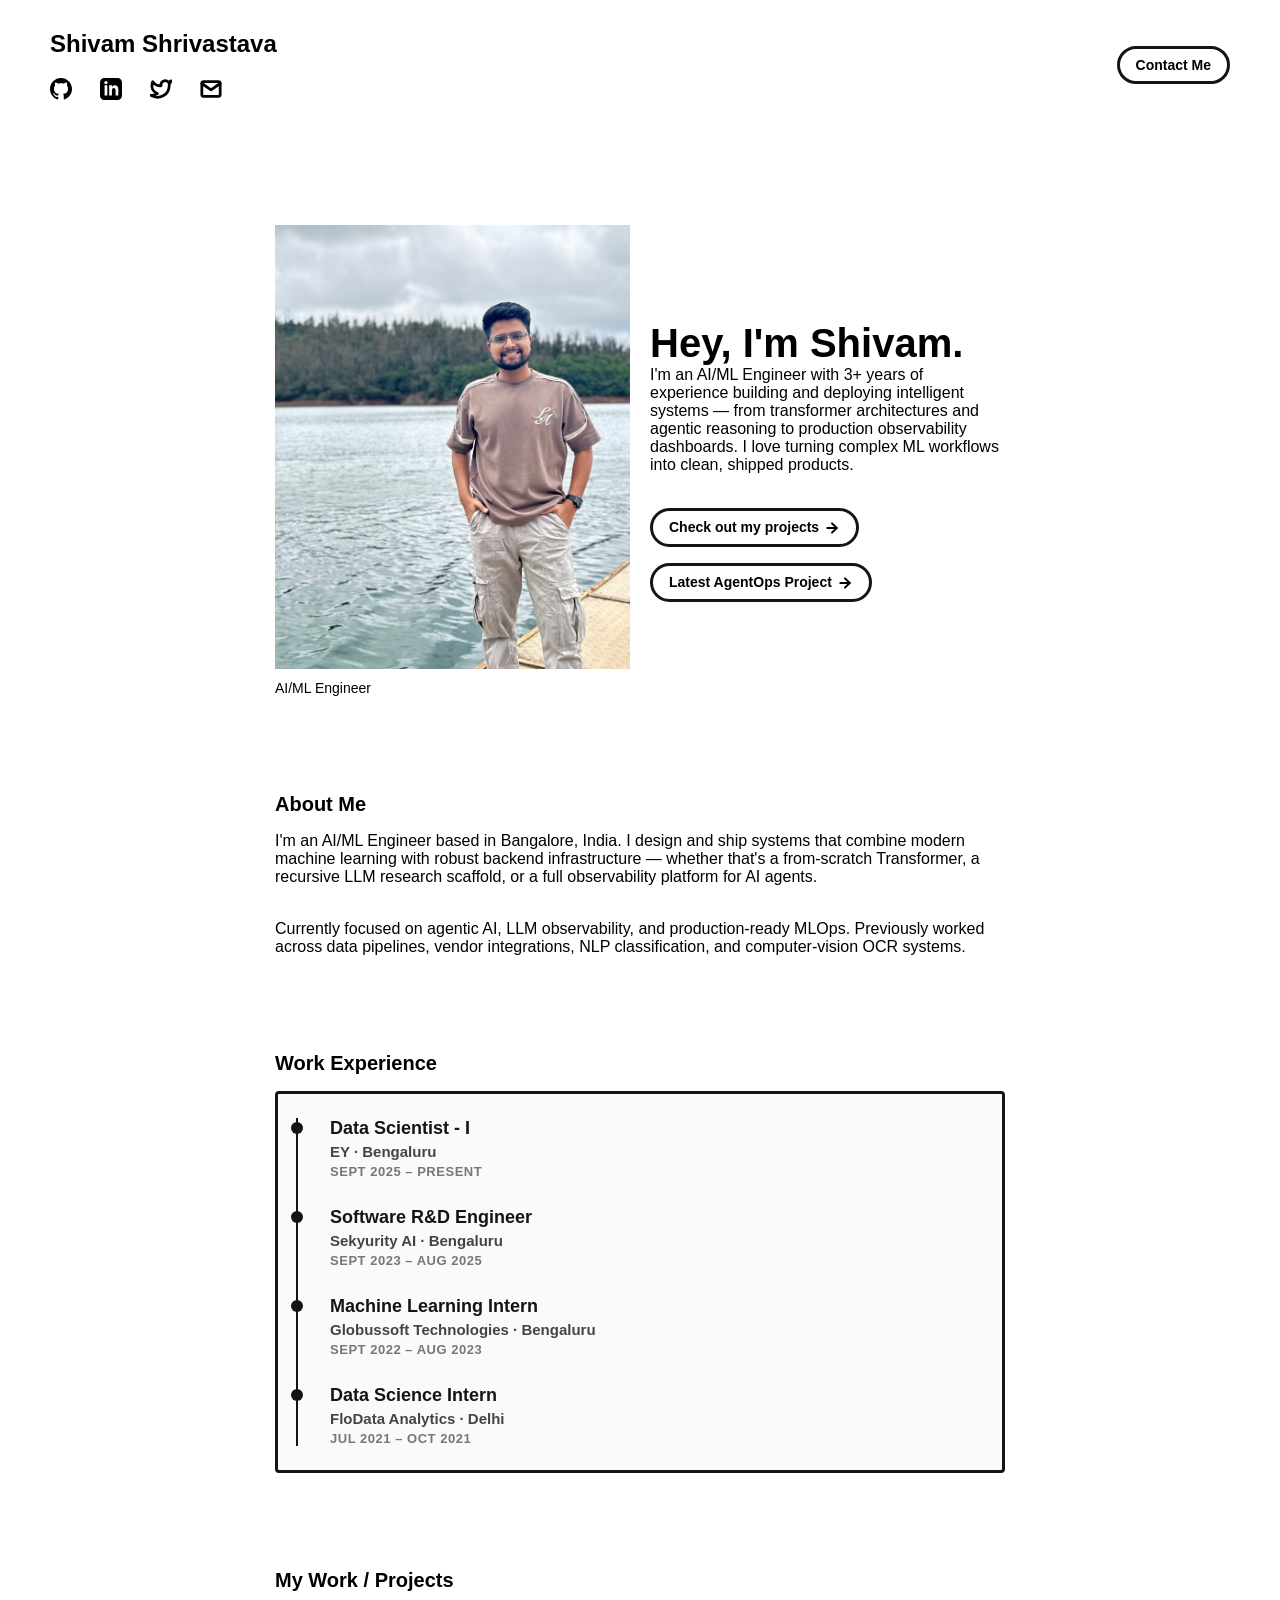
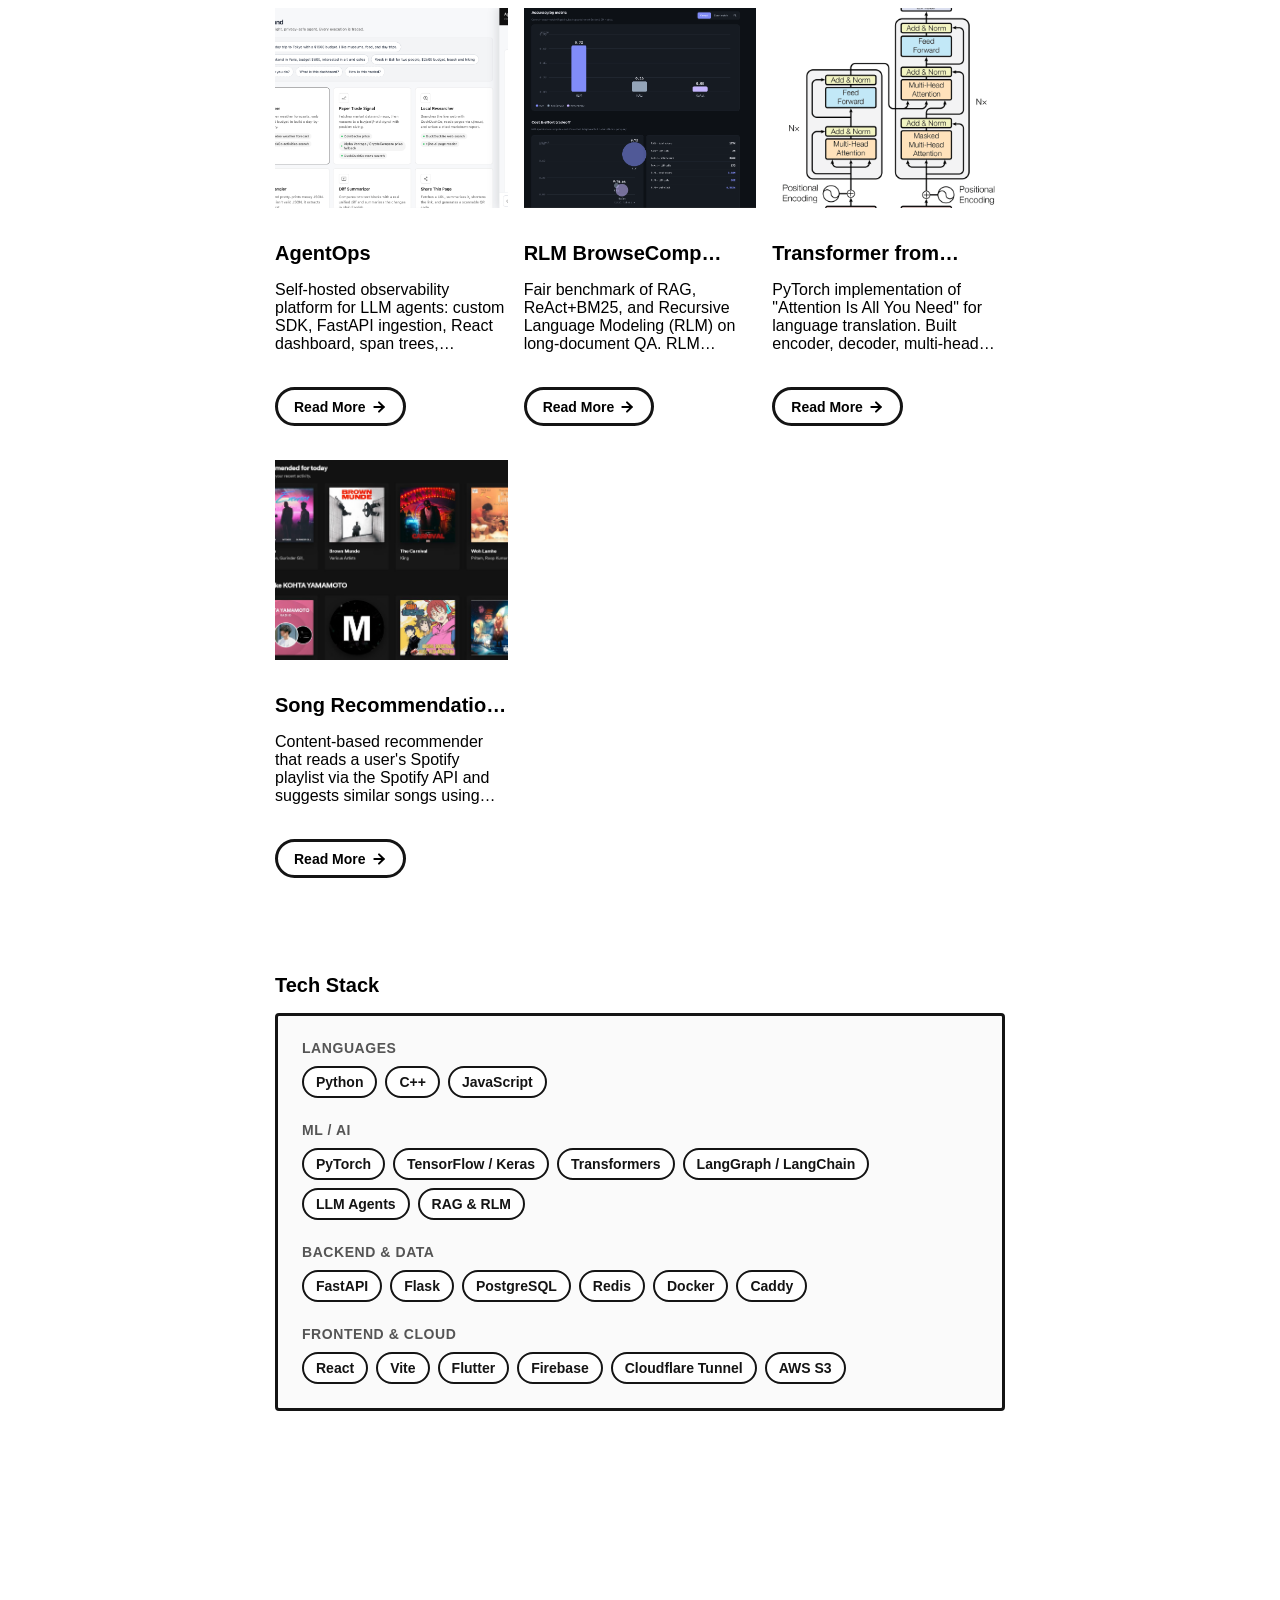
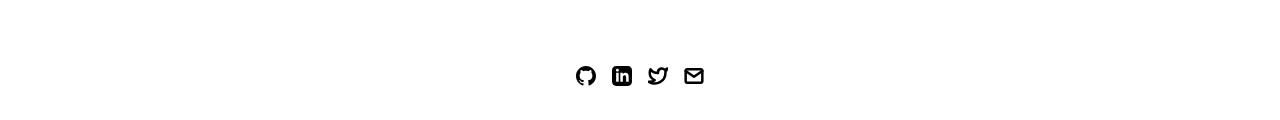
<file: index.html>
<!DOCTYPE html>
<html lang="en">
  <head>
    <meta charset="utf-8">
    <link rel="icon" href="./assets/images/shivam.jpg" />
    <title>Shivam Shrivastava — Portfolio</title>
    <meta name="description" content="AI/ML Engineer portfolio of Shivam Shrivastava.">
    <meta name="viewport" content="width=device-width, initial-scale=1" />

    <link rel="stylesheet" href="./css/layout.css">
    <link rel="stylesheet" href="./css/typography.css">
    <link rel="stylesheet" href="./css/utilities.css">
    <link rel="stylesheet" href="./css/custom.css">

    <script defer src="./js/script.js"></script>
  </head>
  <body>
    <!-- NAVBAR -->
    <div class="navbar">
      <div class="nav-left">
        <a class="nav-title-link" href="./index.html">
          <span class="nav-title">Shivam Shrivastava</span>
        </a>
        <div class="nav-socials">
          <a class="icon-link" target="_blank" href="https://github.com/Shivam-Shrivastav">
            <image src="./assets/icons/github.svg" class="footer-icon"/>
          </a>
          <a class="icon-link" target="_blank" href="https://www.linkedin.com/in/shivam-shrivastava-/">
            <image src="./assets/icons/linkedin.svg" class="footer-icon"/>
          </a>
          <a class="icon-link" target="_blank" href="https://twitter.com/ShivamsTwt">
            <image src="./assets/icons/twitter.svg" class="footer-icon"/>
          </a>
          <a class="icon-link" href="mailto:shivamshrivastava1021@gmail.com">
            <image src="./assets/icons/mail.svg" class="footer-icon"/>
          </a>
        </div>
      </div>
      <div class="nav-buttons">
        <a class="button" href="mailto:shivamshrivastava1021@gmail.com">
          <span class="button-text">Contact Me</span>
        </a>
      </div>
    </div>

    <!-- MAIN PAGE CONTENT -->
    <div id="main-content">

      <!-- PORTFOLIO HEADER -->
      <div id="portfolio-header">
        <div id="portfolio-header-image-container">
          <img src="./assets/images/shivam.jpg" class="portfolio-header-image" alt="Shivam Shrivastava">
          <a class="no-underline" target="_blank" href="https://www.linkedin.com/in/shivam-shrivastava-/">
            <span class="image-caption">AI/ML Engineer</span>
          </a>
        </div>

        <div id="portfolio-header-text-container">
          <div class="header-text">
            <span class="main-title">Hey, I'm Shivam.</span>
            <div class="body-text">I'm an AI/ML Engineer with 3+ years of experience building and deploying intelligent systems — from transformer architectures and agentic reasoning to production observability dashboards. I love turning complex ML workflows into clean, shipped products.</div>
          </div>
          <div class="header-buttons">
            <a class="button" id="my-work-link">
              <span class="button-text">Check out my projects</span>
              <image src="./assets/icons/arrow-right.svg" class="right-arrow-icon"/>
            </a>
            <a class="button" target="_blank" href="https://agentops.website">
              <span class="button-text">Latest AgentOps Project</span>
              <image src="./assets/icons/arrow-right.svg" class="right-arrow-icon"/>
            </a>
          </div>
        </div>
      </div>

      <!-- ABOUT SECTION -->
      <div id="about-section">
        <span class="subheader-text">About Me</span>
        <div class="about-section-content">
          <div class="body-text">I'm an AI/ML Engineer based in Bangalore, India. I design and ship systems that combine modern machine learning with robust backend infrastructure — whether that's a from-scratch Transformer, a recursive LLM research scaffold, or a full observability platform for AI agents.</div>
          <div class="body-text">Currently focused on agentic AI, LLM observability, and production-ready MLOps. Previously worked across data pipelines, vendor integrations, NLP classification, and computer-vision OCR systems.</div>
        </div>
      </div>

      <!-- WORK EXPERIENCE SECTION -->
      <div id="work-experience-section">
        <span class="subheader-text">Work Experience</span>
        <div class="work-experience-content">
          <div class="work-item">
            <div class="work-role">Data Scientist - I</div>
            <div class="work-org">EY · Bengaluru</div>
            <div class="work-duration">Sept 2025 – Present</div>
          </div>

          <div class="work-item">
            <div class="work-role">Software R&D Engineer</div>
            <div class="work-org">Sekyurity AI · Bengaluru</div>
            <div class="work-duration">Sept 2023 – Aug 2025</div>
          </div>

          <div class="work-item">
            <div class="work-role">Machine Learning Intern</div>
            <div class="work-org">Globussoft Technologies · Bengaluru</div>
            <div class="work-duration">Sept 2022 – Aug 2023</div>
          </div>

          <div class="work-item">
            <div class="work-role">Data Science Intern</div>
            <div class="work-org">FloData Analytics · Delhi</div>
            <div class="work-duration">Jul 2021 – Oct 2021</div>
          </div>
        </div>
      </div>

      <!-- PROJECTS / MY WORK SECTION -->
      <div id="my-work-section">
        <span class="subheader-text">My Work / Projects</span>

        <div class="projects-container">
          <div class="project-card">
            <img src="./assets/images/agentops-1.png" class="project-image" alt="AgentOps Dashboard">
            <div class="project-card-text-container">
              <div class="subheader-text project-title">AgentOps</div>
              <div class="body-text project-card-text">Self-hosted observability platform for LLM agents: custom SDK, FastAPI ingestion, React dashboard, span trees, token/cost analytics, and a Cloudflare-tunnel deployment.</div>
            </div>
            <a class="button" href="./project-pages/agentops.html">
              <span class="button-text">Read More</span>
              <image src="./assets/icons/arrow-right.svg" class="right-arrow-icon"/>
            </a>
          </div>

          <div class="project-card">
            <img src="./assets/images/rlm-1.png" class="project-image" alt="RLM BrowseComp Comparison">
            <div class="project-card-text-container">
              <div class="subheader-text project-title">RLM BrowseComp Comparison</div>
              <div class="body-text project-card-text">Fair benchmark of RAG, ReAct+BM25, and Recursive Language Modeling (RLM) on long-document QA. RLM reached 0.72 F1 on BrowseComp-Plus vs. 0.20 with thinking-heavy models.</div>
            </div>
            <a class="button" href="./project-pages/rlm-comparison.html">
              <span class="button-text">Read More</span>
              <image src="./assets/icons/arrow-right.svg" class="right-arrow-icon"/>
            </a>
          </div>

          <div class="project-card">
            <img src="./assets/images/transformer.webp" class="project-image" alt="Transformer from Scratch">
            <div class="project-card-text-container">
              <div class="subheader-text project-title">Transformer from Scratch</div>
              <div class="body-text project-card-text">PyTorch implementation of "Attention Is All You Need" for language translation. Built encoder, decoder, multi-head attention, and feed-forward blocks from the ground up.</div>
            </div>
            <a class="button" href="./project-pages/transformer.html">
              <span class="button-text">Read More</span>
              <image src="./assets/icons/arrow-right.svg" class="right-arrow-icon"/>
            </a>
          </div>

          <div class="project-card">
            <img src="./assets/images/song-rec.jpg" class="project-image" alt="Song Recommendation System">
            <div class="project-card-text-container">
              <div class="subheader-text project-title">Song Recommendation System</div>
              <div class="body-text project-card-text">Content-based recommender that reads a user's Spotify playlist via the Spotify API and suggests similar songs using cosine similarity against a Kaggle dataset.</div>
            </div>
            <a class="button" href="./project-pages/song-recommendation.html">
              <span class="button-text">Read More</span>
              <image src="./assets/icons/arrow-right.svg" class="right-arrow-icon"/>
            </a>
          </div>
        </div>
      </div>

      <!-- TECH STACK SECTION -->
      <div id="tech-stack-section">
        <span class="subheader-text">Tech Stack</span>
        <div class="tech-stack-content">
          <div class="tech-category">
            <span class="tech-category-title">Languages</span>
            <div class="tech-tags">
              <span class="tech-tag">Python</span>
              <span class="tech-tag">C++</span>
              <span class="tech-tag">JavaScript</span>
            </div>
          </div>
          <div class="tech-category">
            <span class="tech-category-title">ML / AI</span>
            <div class="tech-tags">
              <span class="tech-tag">PyTorch</span>
              <span class="tech-tag">TensorFlow / Keras</span>
              <span class="tech-tag">Transformers</span>
              <span class="tech-tag">LangGraph / LangChain</span>
              <span class="tech-tag">LLM Agents</span>
              <span class="tech-tag">RAG & RLM</span>
            </div>
          </div>
          <div class="tech-category">
            <span class="tech-category-title">Backend & Data</span>
            <div class="tech-tags">
              <span class="tech-tag">FastAPI</span>
              <span class="tech-tag">Flask</span>
              <span class="tech-tag">PostgreSQL</span>
              <span class="tech-tag">Redis</span>
              <span class="tech-tag">Docker</span>
              <span class="tech-tag">Caddy</span>
            </div>
          </div>
          <div class="tech-category">
            <span class="tech-category-title">Frontend & Cloud</span>
            <div class="tech-tags">
              <span class="tech-tag">React</span>
              <span class="tech-tag">Vite</span>
              <span class="tech-tag">Flutter</span>
              <span class="tech-tag">Firebase</span>
              <span class="tech-tag">Cloudflare Tunnel</span>
              <span class="tech-tag">AWS S3</span>
            </div>
          </div>
        </div>
      </div>
    </div>

    <!-- FOOTER -->
    <div id="footer">
      <a class="icon-link" target="_blank" href="https://github.com/Shivam-Shrivastav">
        <image src="./assets/icons/github.svg" class="footer-icon"/>
      </a>
      <a class="icon-link" target="_blank" href="https://www.linkedin.com/in/shivam-shrivastava-/">
        <image src="./assets/icons/linkedin.svg" class="footer-icon"/>
      </a>
      <a class="icon-link" target="_blank" href="https://twitter.com/ShivamsTwt">
        <image src="./assets/icons/twitter.svg" class="footer-icon"/>
      </a>
      <a class="icon-link" href="mailto:shivamshrivastava1021@gmail.com">
        <image src="./assets/icons/mail.svg" class="footer-icon"/>
      </a>
    </div>
  </body>
</html>
</file>
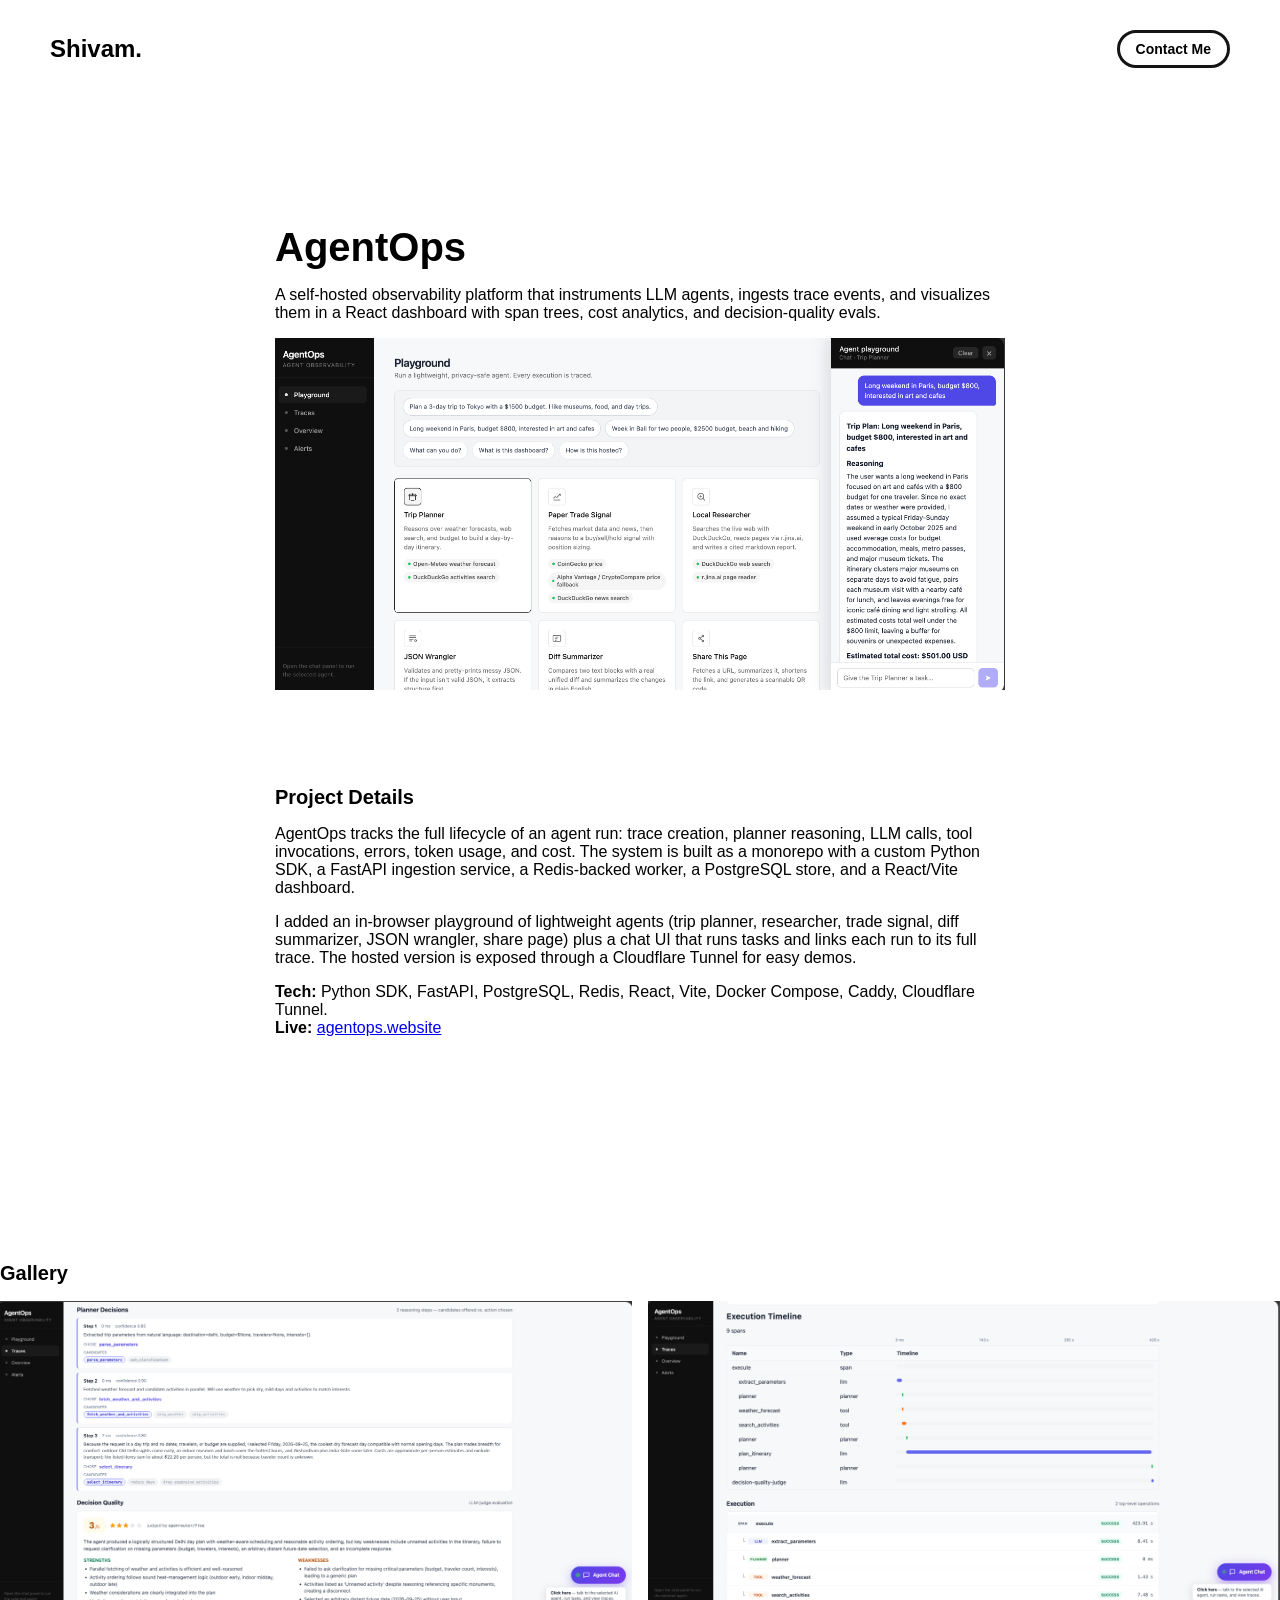
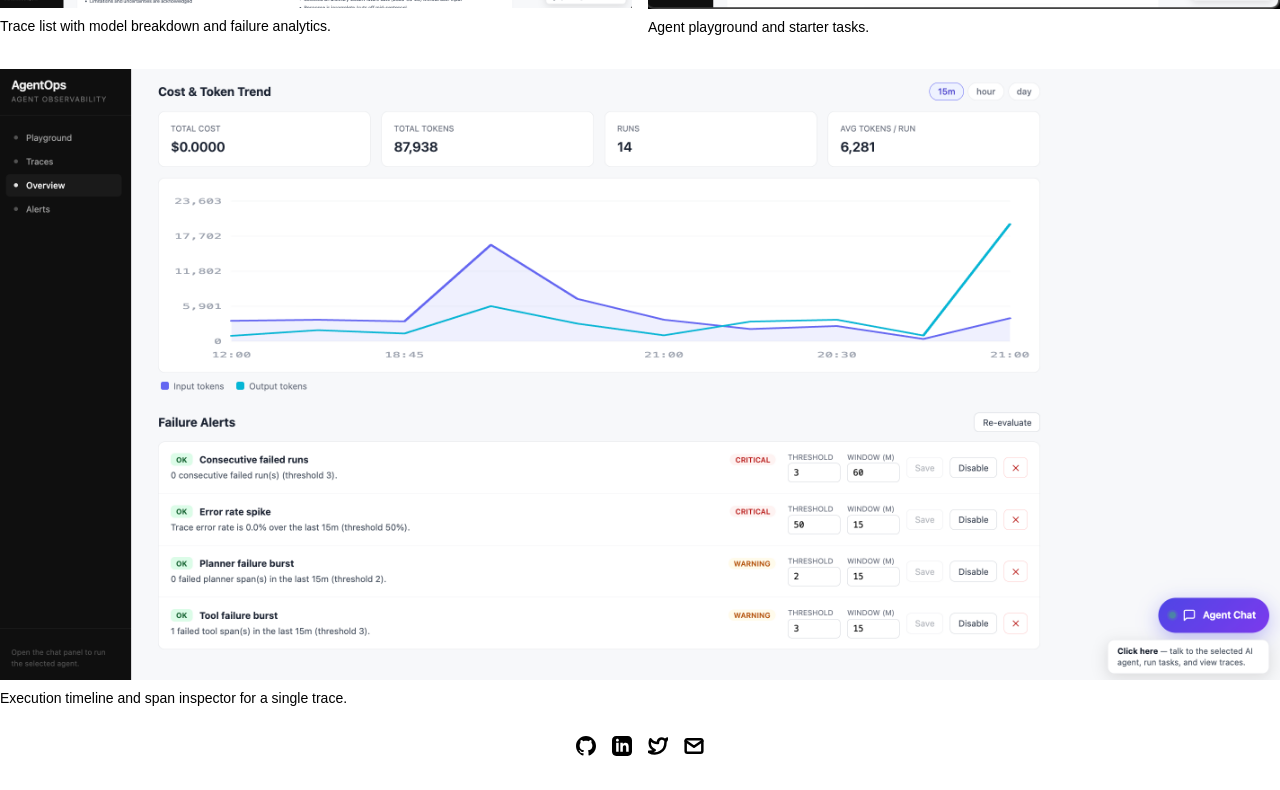
<file: project-pages/agentops.html>
<!DOCTYPE html>
<html lang="en">
  <head>
    <meta charset="utf-8">
    <link rel="icon" href="../assets/images/shivam.jpg" />
    <title>AgentOps — Shivam Shrivastava</title>
    <meta name="description" content="AgentOps observability platform for LLM agents.">
    <meta name="viewport" content="width=device-width, initial-scale=1" />

    <link rel="stylesheet" href="../css/layout.css">
    <link rel="stylesheet" href="../css/typography.css">
    <link rel="stylesheet" href="../css/utilities.css">
    <link rel="stylesheet" href="../css/custom.css">

    <script defer src="../js/script.js"></script>
  </head>
  <body>
    <div class="navbar">
      <a class="nav-title-link" href="../index.html">
        <span class="nav-title">Shivam.</span>
      </a>
      <a class="button" href="mailto:shivamshrivastava1021@gmail.com">
        <span class="button-text">Contact Me</span>
      </a>
    </div>

    <div id="main-content">
      <div id="project-header">
        <div class="main-title">AgentOps</div>
        <div class="body-text">A self-hosted observability platform that instruments LLM agents, ingests trace events, and visualizes them in a React dashboard with span trees, cost analytics, and decision-quality evals.</div>
        <image class="project-header-image" src="../assets/images/agentops-1.png">
      </div>

      <div id="project-details">
        <div class="subheader-text">Project Details</div>
        <div class="project-details-content"
          <div class="body-text">AgentOps tracks the full lifecycle of an agent run: trace creation, planner reasoning, LLM calls, tool invocations, errors, token usage, and cost. The system is built as a monorepo with a custom Python SDK, a FastAPI ingestion service, a Redis-backed worker, a PostgreSQL store, and a React/Vite dashboard.</div>
          <div class="body-text">I added an in-browser playground of lightweight agents (trip planner, researcher, trade signal, diff summarizer, JSON wrangler, share page) plus a chat UI that runs tasks and links each run to its full trace. The hosted version is exposed through a Cloudflare Tunnel for easy demos.</div>
          <div class="body-text">
            <strong>Tech:</strong> Python SDK, FastAPI, PostgreSQL, Redis, React, Vite, Docker Compose, Caddy, Cloudflare Tunnel.<br>
            <strong>Live:</strong> <a href="https://agentops.website" target="_blank">agentops.website</a>
          </div>
        </div>
      </div>

      <div id="project-gallery">
        <div class="subheader-text">Gallery</div>
        <div class="project-gallery-content">
          <div class="gallery-image-container half-width">
            <img src="../assets/images/agentops-2.png" class="gallery-image">
            <span class="image-caption">Trace list with model breakdown and failure analytics.</span>
          </div>
          <div class="gallery-image-container half-width">
            <img src="../assets/images/agentops-3.png" class="gallery-image">
            <span class="image-caption">Agent playground and starter tasks.</span>
          </div>
          <div class="gallery-image-container">
            <img src="../assets/images/agentops-4.png" class="gallery-image">
            <span class="image-caption">Execution timeline and span inspector for a single trace.</span>
          </div>
        </div>
      </div>
    </div>

    <div id="footer">
      <a class="icon-link" target="_blank" href="https://github.com/Shivam-Shrivastav">
        <image src="../assets/icons/github.svg" class="footer-icon"/>
      </a>
      <a class="icon-link" target="_blank" href="https://www.linkedin.com/in/shivam-shrivastava-/">
        <image src="../assets/icons/linkedin.svg" class="footer-icon"/>
      </a>
      <a class="icon-link" target="_blank" href="https://twitter.com/ShivamsTwt">
        <image src="../assets/icons/twitter.svg" class="footer-icon"/>
      </a>
      <a class="icon-link" href="mailto:shivamshrivastava1021@gmail.com">
        <image src="../assets/icons/mail.svg" class="footer-icon"/>
      </a>
    </div>
  </body>
</html>
</file>
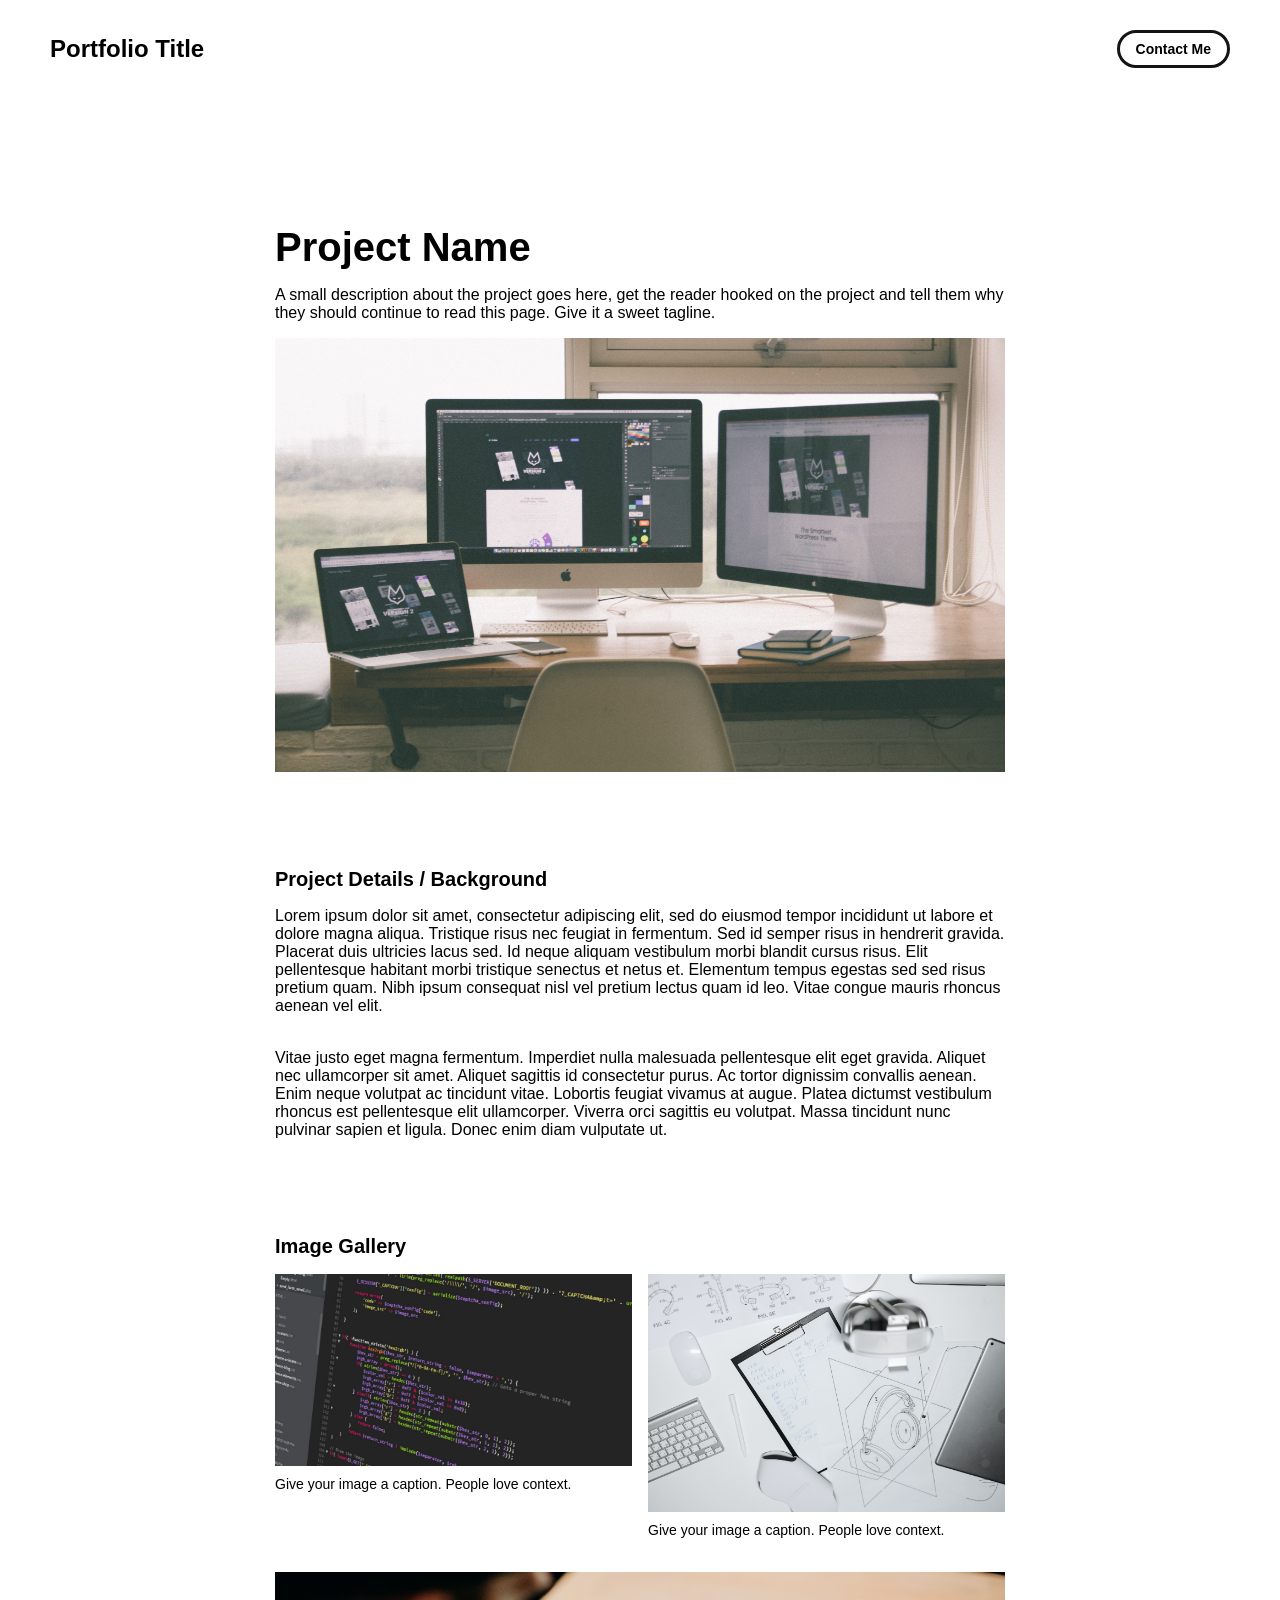
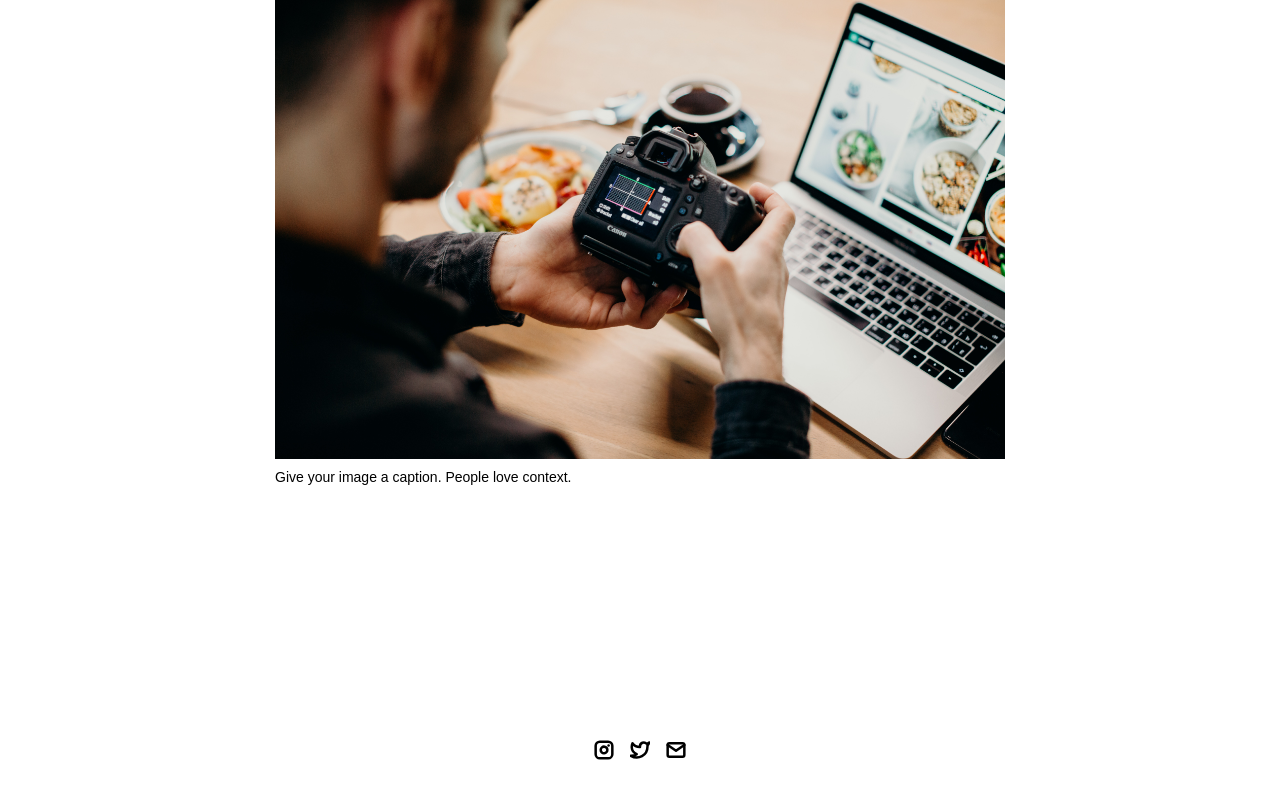
<file: project-pages/project-template.html>
<!-- 
  IMPORTANT! 
  
  Keep this file unchanged to use as a template for all future project pages. 

  For every new project you add to your portfolio, make a copy of this file in the
  'project-pages' folder with a name related to the project.
-->


<!DOCTYPE html>
<html lang="en">
	<head>
		<meta charset="utf-8">
    <!-- 
      TODO

      Upload your Unemployable (or whatever photo you like) to the assets/images folder
      and change the name of the image below to match the uploaded one

      Change the title in the <title> tag to whatever you would like the title of your portfolio to be

      This should be the same across all pages.
     -->
     <link rel="icon" href="../assets/images/1311.png" />
     <title>Unemployables Portfolio</title>
    <meta name="description" content="A portfolio template for the Unemployables community.">
    <meta name="viewport" content="width=device-width, initial-scale=1" />

		<link rel="stylesheet" href="../css/layout.css">
    <link rel="stylesheet" href="../css/typography.css">
    <link rel="stylesheet" href="../css/utilities.css">

		<script defer src="../js/script.js"></script>
	</head>
	<body>
    <!-- NAVBAR -->
    <div class="navbar">
      <a class="nav-title-link" href="../index.html">
        <!-- 
          TODO - Change the "Portfolio Title" to whatever you want displayed in the top left

          (this should be the same across all pages)
         -->
        <span class="nav-title">Portfolio Title</span>
        <!-- 
          TODO - Change the email after 'mailto:' to your email address for contact 
        
          (this should be the same across all pages)
        -->
        <a class="button" href="mailto:whitevans.eth@gmail.com">
          <span class="button-text">Contact Me</span>
        </a>
      </a>
    </div>

    <!-- MAIN PAGE CONTENT -->
    <div id="main-content">

      <!-- PROJECT HEADER -->
      <div id="project-header">
          <!-- 
            TODO

            - Change the 'main-title' text to the name of your project
            - Change the 'body-text' text to a short and sweet description of your project (maybe the same as the one on the project card)
            - Change "desktop.jpeg" to the image filename you uploaded in the assets/images folder.
          -->
        <div class="main-title">Project Name</div>
        <div class="body-text">A small description about the project goes here, get the reader hooked on the project and tell them why they should continue to read this page. Give it a sweet tagline.</div>
        <image class="project-header-image" src="../assets/images/desktop.jpeg">
      </div>

      <!-- PROJECT DETAILS -->
      <!-- 
        TODO

        - Change the 'subheader-text' to whatever header you want for project details
        - Add paragraphs using the <div class="body-text"></div> elements in the "project-details-content"
      -->
      <div id="project-details">
        <div class="subheader-text">Project Details / Background</div>
        <div class="project-details-content">
          <div class="body-text">Lorem ipsum dolor sit amet, consectetur adipiscing elit, sed do eiusmod tempor incididunt ut labore et dolore magna aliqua. Tristique risus nec feugiat in fermentum. Sed id semper risus in hendrerit gravida. Placerat duis ultricies lacus sed. Id neque aliquam vestibulum morbi blandit cursus risus. Elit pellentesque habitant morbi tristique senectus et netus et. Elementum tempus egestas sed sed risus pretium quam. Nibh ipsum consequat nisl vel pretium lectus quam id leo. Vitae congue mauris rhoncus aenean vel elit.</div>
          <div class="body-text">Vitae justo eget magna fermentum. Imperdiet nulla malesuada pellentesque elit eget gravida. Aliquet nec ullamcorper sit amet. Aliquet sagittis id consectetur purus. Ac tortor dignissim convallis aenean. Enim neque volutpat ac tincidunt vitae. Lobortis feugiat vivamus at augue. Platea dictumst vestibulum rhoncus est pellentesque elit ullamcorper. Viverra orci sagittis eu volutpat. Massa tincidunt nunc pulvinar sapien et ligula. Donec enim diam vulputate ut.</div>
        </div>
      </div>

      <!-- IMAGE GALLERY -->
      <div id="project-gallery">
        <!-- TODO - Change the 'subheader-text' to whatever you want the Gallery section header to say -->
        <div class="subheader-text">Image Gallery</div>
        <div class="project-gallery-content">
            <!-- 
              TODO

              This is where the images in the gallery live. Here's a simple gallery image for you to copy:

              Full Width Image:

                <div class="gallery-image-container">
                  <img src="../assets/images/IMAGE_NAME" class="gallery-image">
                  <span class="image-caption">IMAGE_CAPTION</span>
                </div>

              Half Width Image: 

                <div class="gallery-image-container half-width">
                  <img src="../assets/images/IMAGE_NAME" class="gallery-image">
                  <span class="image-caption">IMAGE_CAPTION</span>
                </div>

              - To add an image to the this area, copy one of the above, paste it below this comment, and change the following:
                  - IMAGE_NAME: the name of the image file in assets/images
                  - IMAGE_CAPTION: to the caption of the image
            -->
            <div class="gallery-image-container half-width">
              <img src="../assets/images/code.jpeg" class="gallery-image">
              <span class="image-caption">Give your image a caption. People love context.</span>
            </div>
            <div class="gallery-image-container half-width">
              <img src="../assets/images/sketchbook.jpeg" class="gallery-image">
              <span class="image-caption">Give your image a caption. People love context.</span>
            </div>
            <div class="gallery-image-container">
              <img src="../assets/images/camera.jpeg" class="gallery-image">
              <span class="image-caption">Give your image a caption. People love context.</span>
            </div>
        </div>
      </div>
    </div>

    <!-- FOOTER -->
    <div id="footer">
      <!-- 
        TODO - Change href to your Instagram account (can also delete entire "a" element if no Instagram) 

        This should be the same across all pages.
      -->
      <a class="icon-link" target="_blank" href="https://twitter.com/whitevans_eth">
        <image src="../assets/icons/instagram.svg" class="footer-icon"/>
      </a>
      <!-- 
        TODO - Change href to your Twitter account (can also delete entire "a" element if no Twitter) 
      
        This should be the same across all pages.
      -->
      <a class="icon-link" target="_blank" href="https://twitter.com/whitevans_eth">
        <image src="../assets/icons/twitter.svg" class="footer-icon"/>
      </a>
      <!-- 
        TODO - Change the email after "mailto" to your contact email 
      
        This should be the same across all pages.
      -->
      <a class="icon-link" href="mailto:whitevans.eth@gmail.com">
        <image src="../assets/icons/mail.svg" class="footer-icon"/>
      </a>
    </div>

	</body>
</html>
</file>
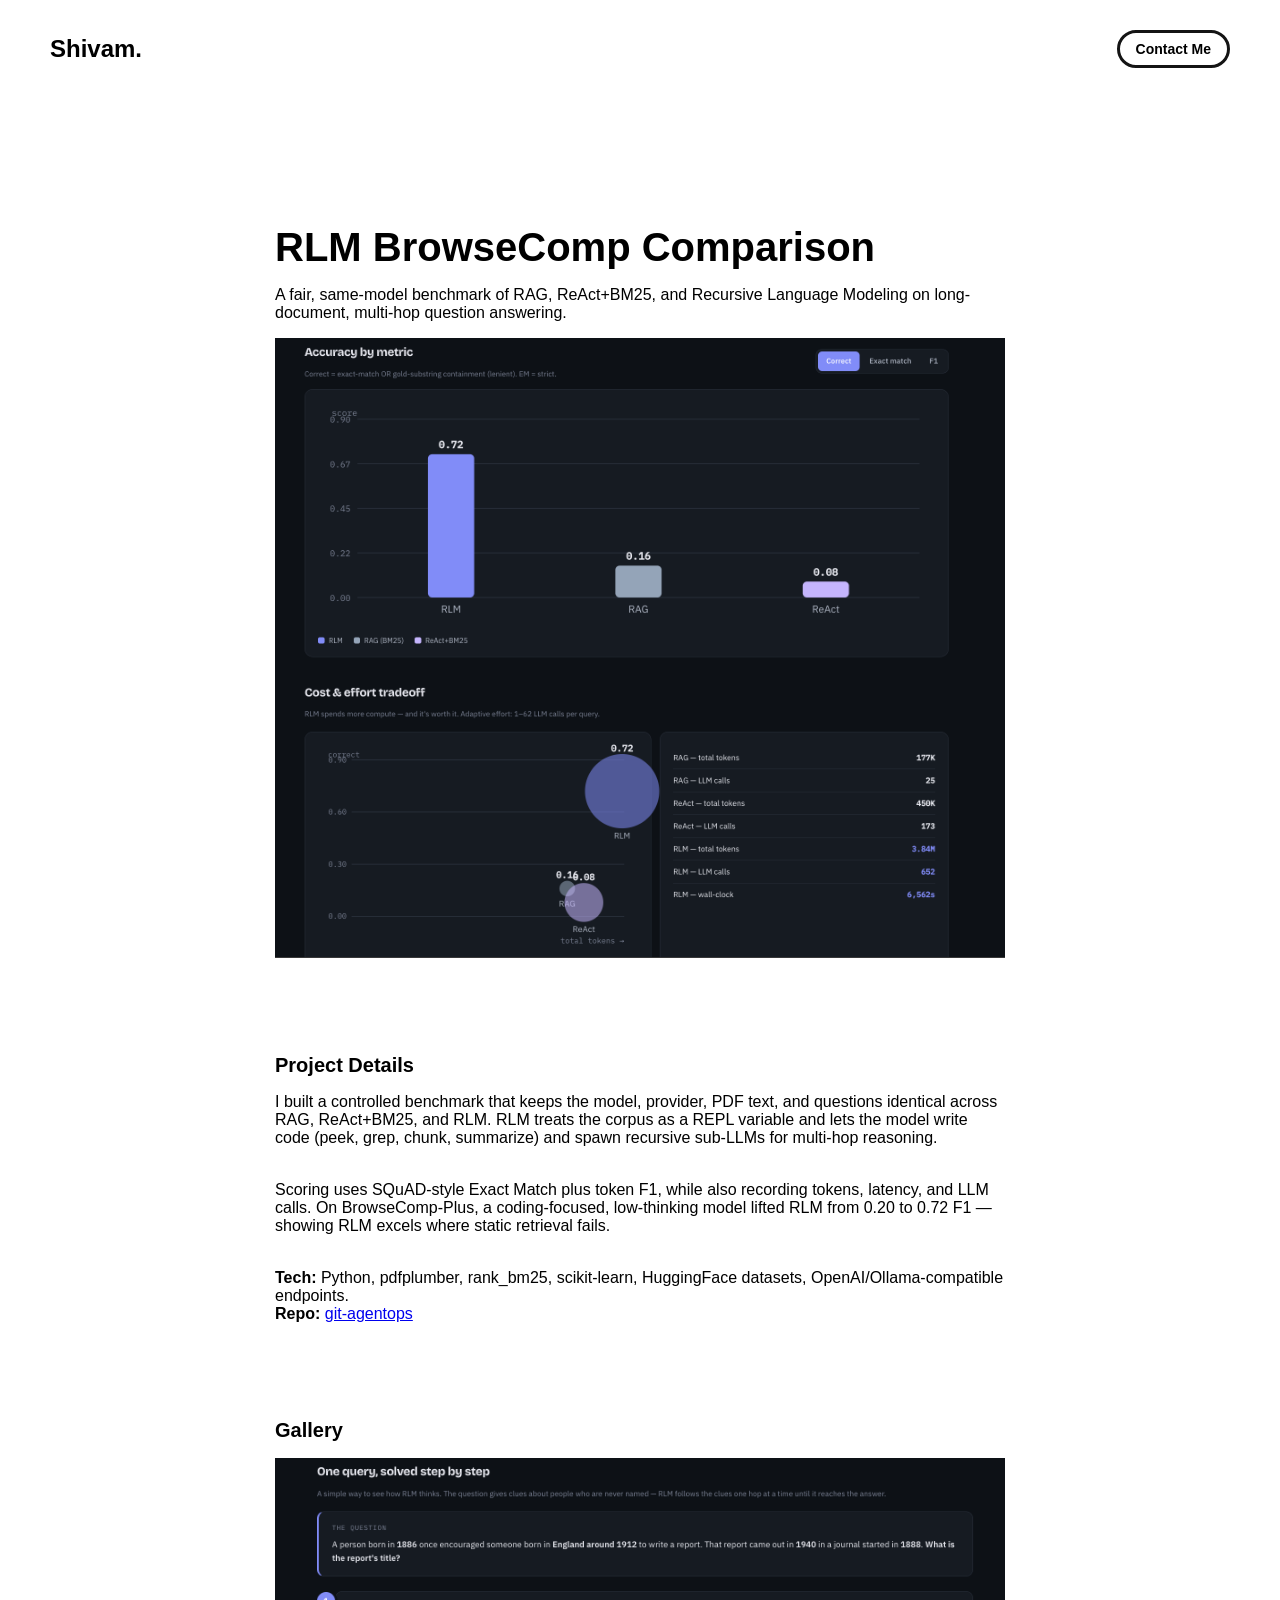
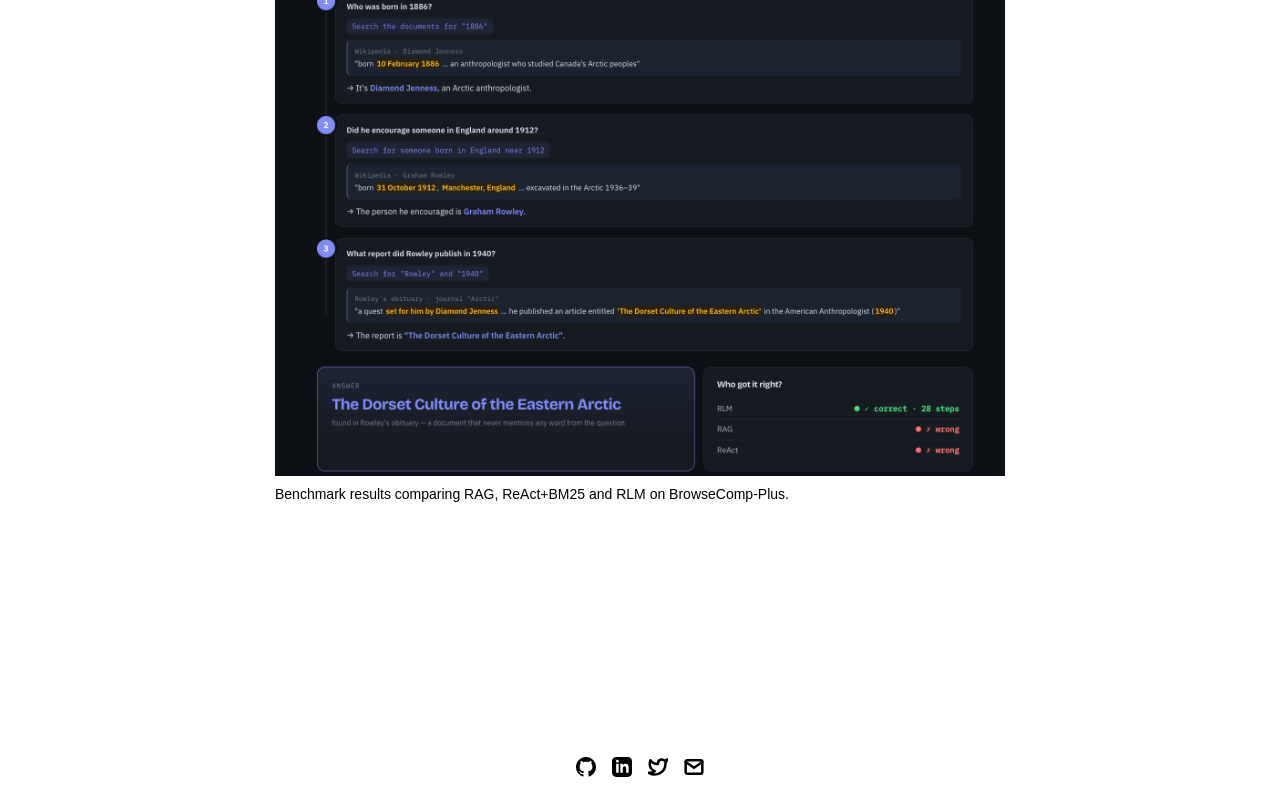
<file: project-pages/rlm-comparison.html>
<!DOCTYPE html>
<html lang="en">
  <head>
    <meta charset="utf-8">
    <link rel="icon" href="../assets/images/shivam.jpg" />
    <title>RLM BrowseComp Comparison — Shivam Shrivastava</title>
    <meta name="description" content="Benchmark of RAG, ReAct+BM25 and RLM on long-document QA.">
    <meta name="viewport" content="width=device-width, initial-scale=1" />

    <link rel="stylesheet" href="../css/layout.css">
    <link rel="stylesheet" href="../css/typography.css">
    <link rel="stylesheet" href="../css/utilities.css">
    <link rel="stylesheet" href="../css/custom.css">

    <script defer src="../js/script.js"></script>
  </head>
  <body>
    <div class="navbar">
      <a class="nav-title-link" href="../index.html">
        <span class="nav-title">Shivam.</span>
      </a>
      <a class="button" href="mailto:shivamshrivastava1021@gmail.com">
        <span class="button-text">Contact Me</span>
      </a>
    </div>

    <div id="main-content">
      <div id="project-header">
        <div class="main-title">RLM BrowseComp Comparison</div>
        <div class="body-text">A fair, same-model benchmark of RAG, ReAct+BM25, and Recursive Language Modeling on long-document, multi-hop question answering.</div>
        <image class="project-header-image" src="../assets/images/rlm-1.png">
      </div>

      <div id="project-details">
        <div class="subheader-text">Project Details</div>
        <div class="project-details-content">
          <div class="body-text">I built a controlled benchmark that keeps the model, provider, PDF text, and questions identical across RAG, ReAct+BM25, and RLM. RLM treats the corpus as a REPL variable and lets the model write code (peek, grep, chunk, summarize) and spawn recursive sub-LLMs for multi-hop reasoning.</div>
          <div class="body-text">Scoring uses SQuAD-style Exact Match plus token F1, while also recording tokens, latency, and LLM calls. On BrowseComp-Plus, a coding-focused, low-thinking model lifted RLM from 0.20 to 0.72 F1 — showing RLM excels where static retrieval fails.</div>
          <div class="body-text">
            <strong>Tech:</strong> Python, pdfplumber, rank_bm25, scikit-learn, HuggingFace datasets, OpenAI/Ollama-compatible endpoints.<br>
            <strong>Repo:</strong> <a href="https://github.com/Shivam-Shrivastav/rlm-browsecomp-comparison" target="_blank">git-agentops</a>
          </div>
        </div>
      </div>

      <div id="project-gallery">
        <div class="subheader-text">Gallery</div>
        <div class="project-gallery-content">
          <div class="gallery-image-container">
            <img src="../assets/images/rlm-2.png" class="gallery-image">
            <span class="image-caption">Benchmark results comparing RAG, ReAct+BM25 and RLM on BrowseComp-Plus.</span>
          </div>
        </div>
      </div>
    </div>

    <div id="footer">
      <a class="icon-link" target="_blank" href="https://github.com/Shivam-Shrivastav">
        <image src="../assets/icons/github.svg" class="footer-icon"/>
      </a>
      <a class="icon-link" target="_blank" href="https://www.linkedin.com/in/shivam-shrivastava-/">
        <image src="../assets/icons/linkedin.svg" class="footer-icon"/>
      </a>
      <a class="icon-link" target="_blank" href="https://twitter.com/ShivamsTwt">
        <image src="../assets/icons/twitter.svg" class="footer-icon"/>
      </a>
      <a class="icon-link" href="mailto:shivamshrivastava1021@gmail.com">
        <image src="../assets/icons/mail.svg" class="footer-icon"/>
      </a>
    </div>
  </body>
</html>
</file>
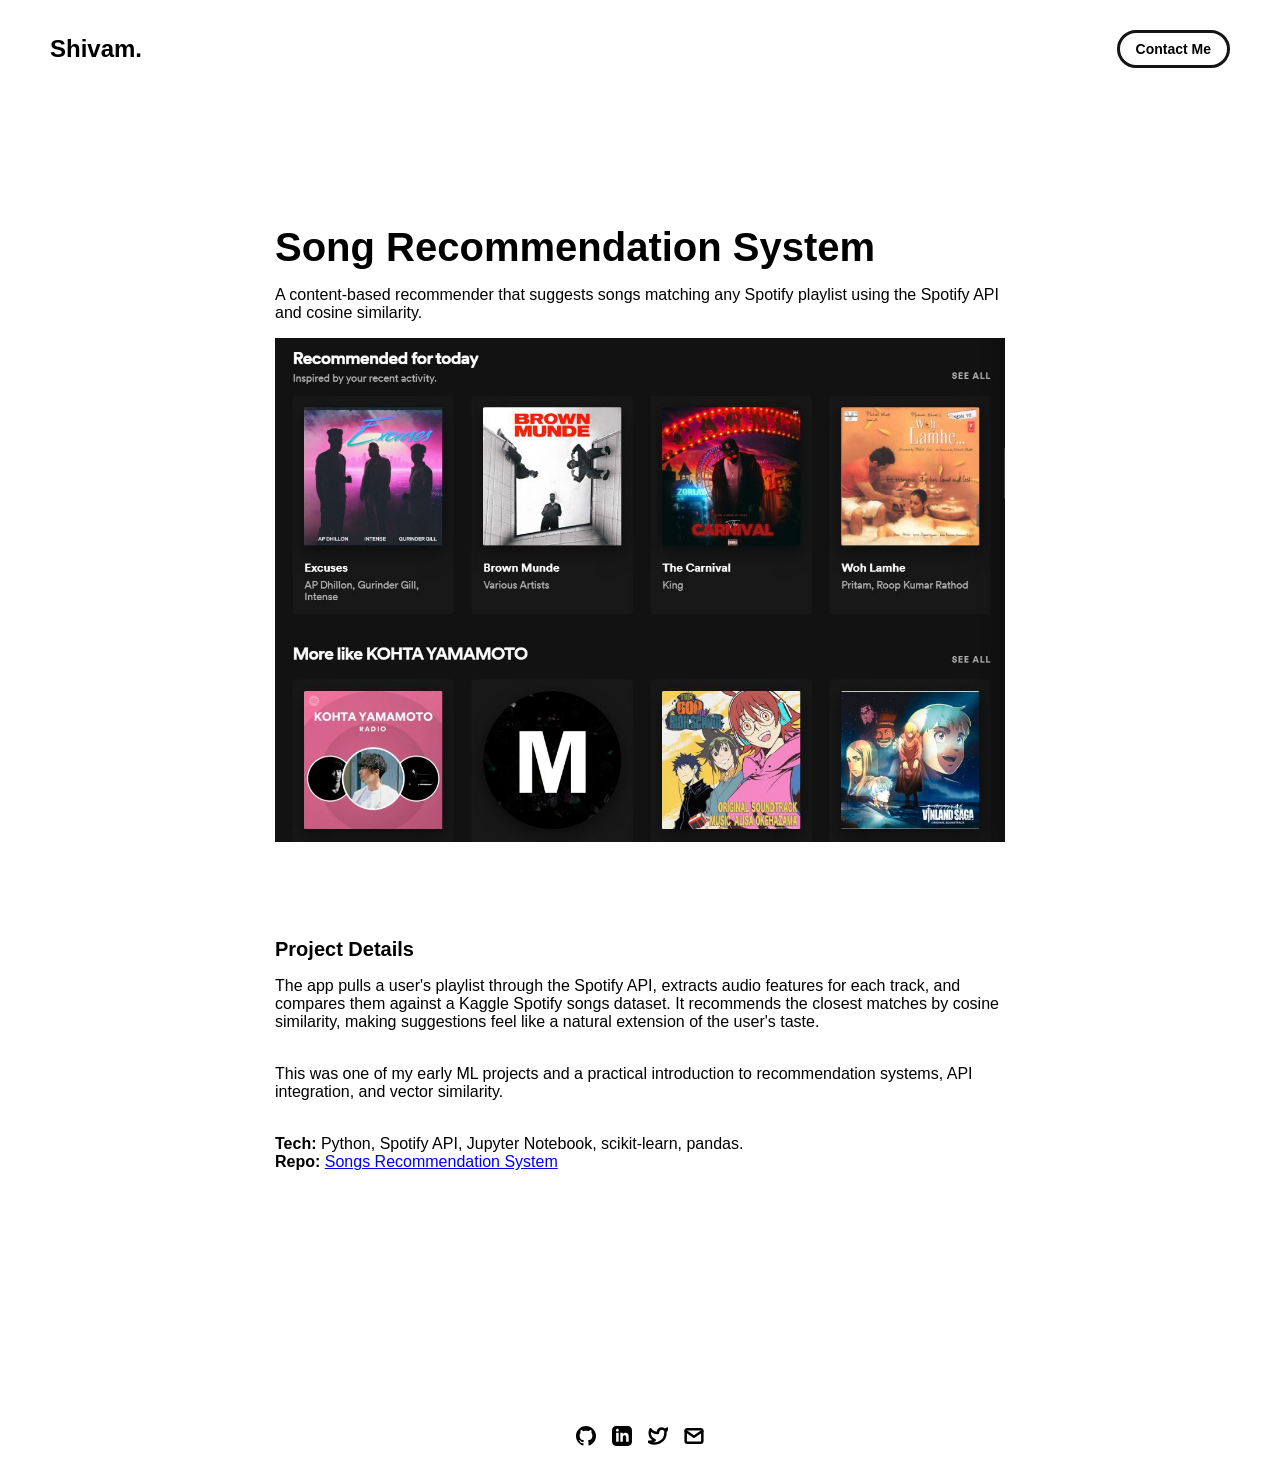
<file: project-pages/song-recommendation.html>
<!DOCTYPE html>
<html lang="en">
  <head>
    <meta charset="utf-8">
    <link rel="icon" href="../assets/images/shivam.jpg" />
    <title>Song Recommendation System — Shivam Shrivastava</title>
    <meta name="description" content="Content-based song recommender using Spotify API and cosine similarity.">
    <meta name="viewport" content="width=device-width, initial-scale=1" />

    <link rel="stylesheet" href="../css/layout.css">
    <link rel="stylesheet" href="../css/typography.css">
    <link rel="stylesheet" href="../css/utilities.css">
    <link rel="stylesheet" href="../css/custom.css">

    <script defer src="../js/script.js"></script>
  </head>
  <body>
    <div class="navbar">
      <a class="nav-title-link" href="../index.html">
        <span class="nav-title">Shivam.</span>
      </a>
      <a class="button" href="mailto:shivamshrivastava1021@gmail.com">
        <span class="button-text">Contact Me</span>
      </a>
    </div>

    <div id="main-content">
      <div id="project-header">
        <div class="main-title">Song Recommendation System</div>
        <div class="body-text">A content-based recommender that suggests songs matching any Spotify playlist using the Spotify API and cosine similarity.</div>
        <image class="project-header-image" src="../assets/images/song-rec.jpg">
      </div>

      <div id="project-details">
        <div class="subheader-text">Project Details</div>
        <div class="project-details-content">
          <div class="body-text">The app pulls a user's playlist through the Spotify API, extracts audio features for each track, and compares them against a Kaggle Spotify songs dataset. It recommends the closest matches by cosine similarity, making suggestions feel like a natural extension of the user's taste.</div>
          <div class="body-text">This was one of my early ML projects and a practical introduction to recommendation systems, API integration, and vector similarity.</div>
          <div class="body-text">
            <strong>Tech:</strong> Python, Spotify API, Jupyter Notebook, scikit-learn, pandas.<br>
            <strong>Repo:</strong> <a href="https://github.com/Shivam-Shrivastav/100-Days-of-Project/tree/main/Songs%20Recommendation%20System" target="_blank">Songs Recommendation System</a>
          </div>
        </div>
      </div>
    </div>

    <div id="footer">
      <a class="icon-link" target="_blank" href="https://github.com/Shivam-Shrivastav">
        <image src="../assets/icons/github.svg" class="footer-icon"/>
      </a>
      <a class="icon-link" target="_blank" href="https://www.linkedin.com/in/shivam-shrivastava-/">
        <image src="../assets/icons/linkedin.svg" class="footer-icon"/>
      </a>
      <a class="icon-link" target="_blank" href="https://twitter.com/ShivamsTwt">
        <image src="../assets/icons/twitter.svg" class="footer-icon"/>
      </a>
      <a class="icon-link" href="mailto:shivamshrivastava1021@gmail.com">
        <image src="../assets/icons/mail.svg" class="footer-icon"/>
      </a>
    </div>
  </body>
</html>
</file>
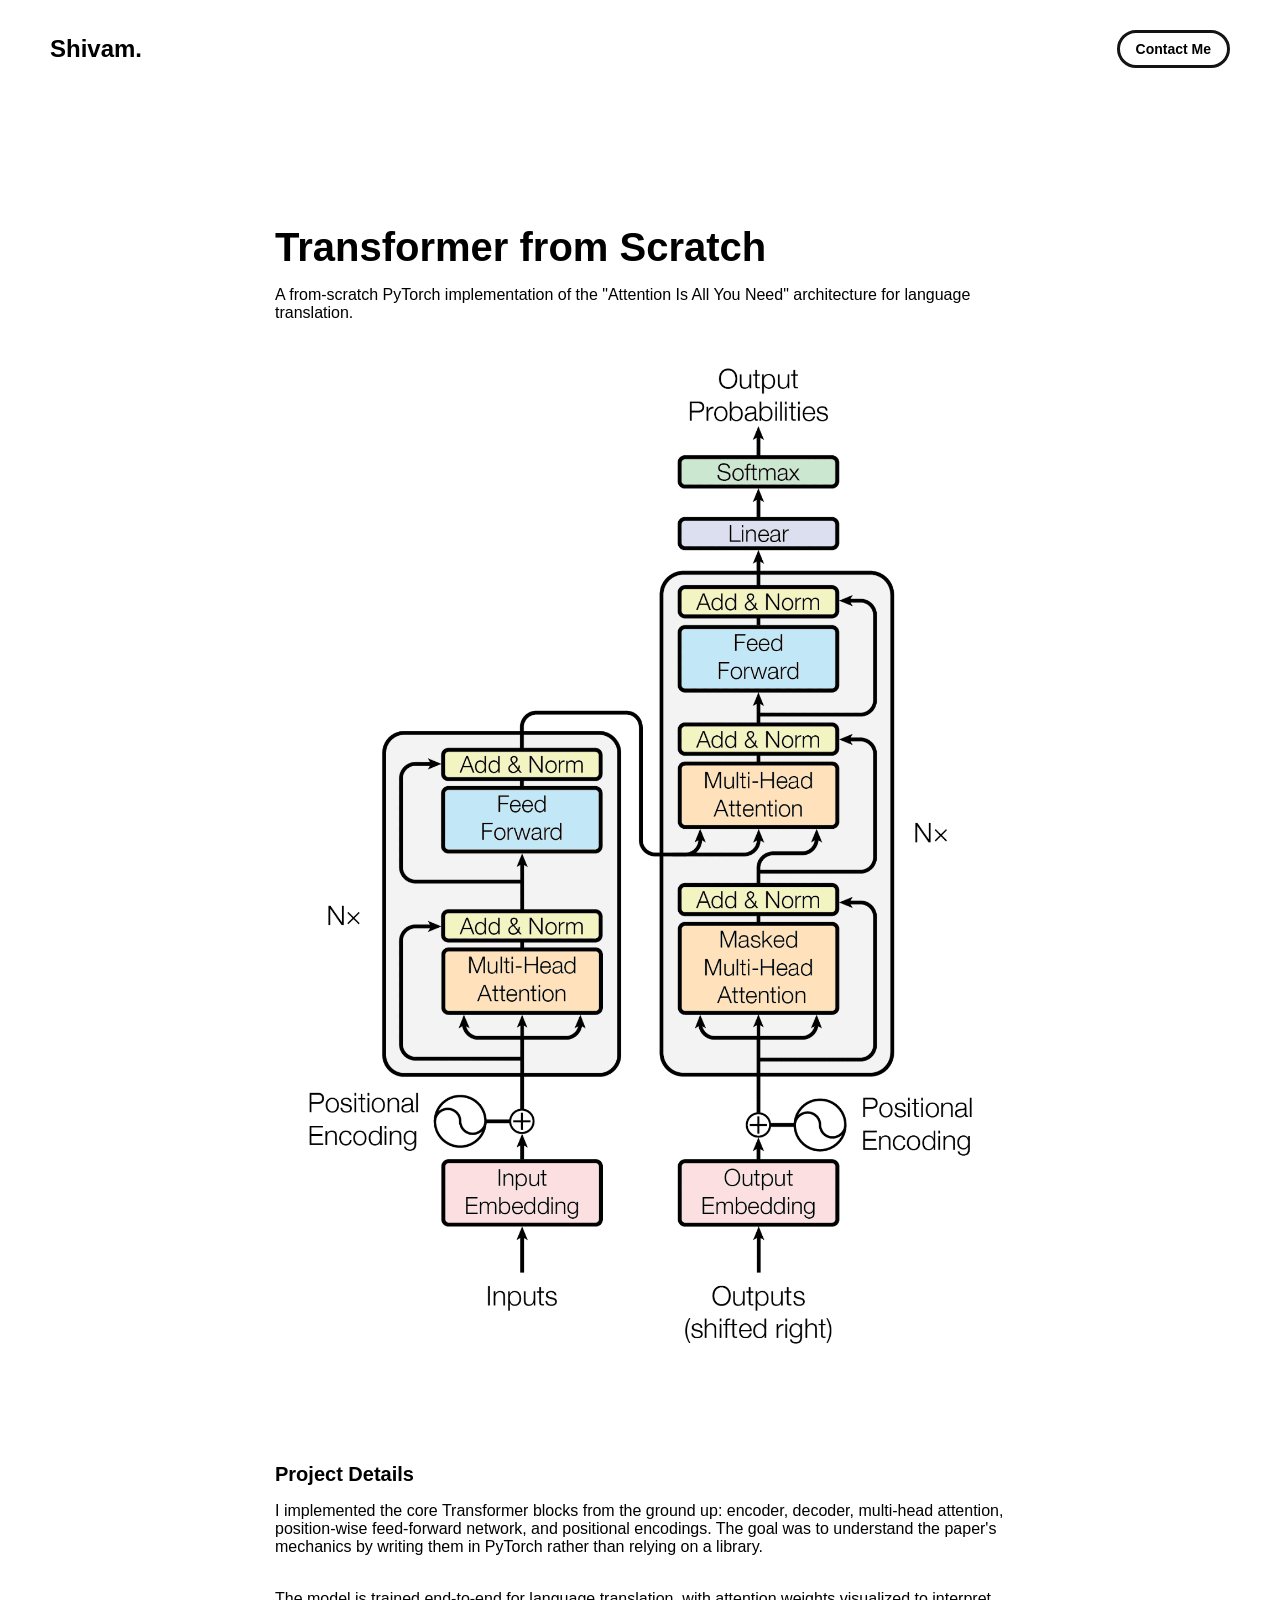
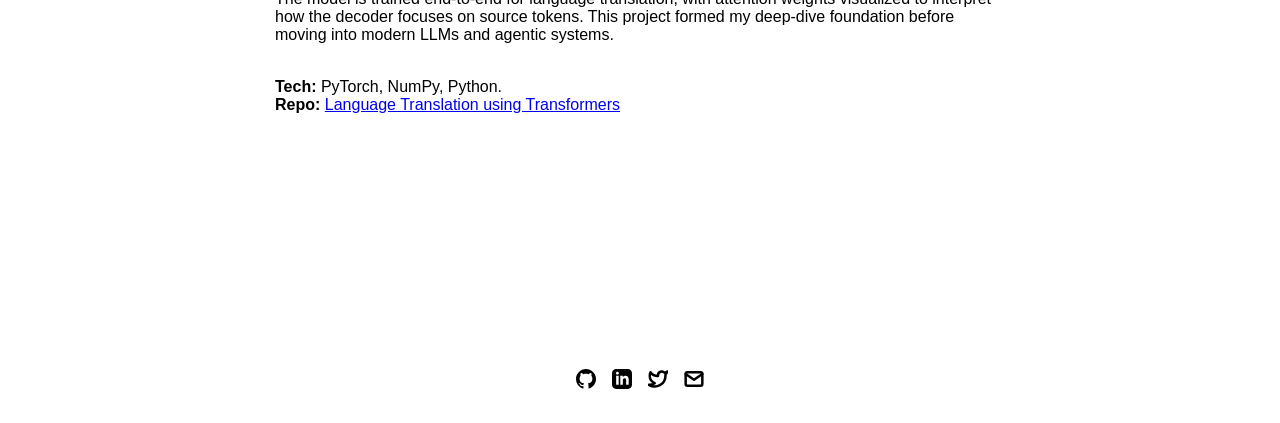
<file: project-pages/transformer.html>
<!DOCTYPE html>
<html lang="en">
  <head>
    <meta charset="utf-8">
    <link rel="icon" href="../assets/images/shivam.jpg" />
    <title>Transformer from Scratch — Shivam Shrivastava</title>
    <meta name="description" content="PyTorch implementation of Attention Is All You Need from scratch.">
    <meta name="viewport" content="width=device-width, initial-scale=1" />

    <link rel="stylesheet" href="../css/layout.css">
    <link rel="stylesheet" href="../css/typography.css">
    <link rel="stylesheet" href="../css/utilities.css">
    <link rel="stylesheet" href="../css/custom.css">

    <script defer src="../js/script.js"></script>
  </head>
  <body>
    <div class="navbar">
      <a class="nav-title-link" href="../index.html">
        <span class="nav-title">Shivam.</span>
      </a>
      <a class="button" href="mailto:shivamshrivastava1021@gmail.com">
        <span class="button-text">Contact Me</span>
      </a>
    </div>

    <div id="main-content">
      <div id="project-header">
        <div class="main-title">Transformer from Scratch</div>
        <div class="body-text">A from-scratch PyTorch implementation of the "Attention Is All You Need" architecture for language translation.</div>
        <image class="project-header-image" src="../assets/images/transformer.webp">
      </div>

      <div id="project-details">
        <div class="subheader-text">Project Details</div>
        <div class="project-details-content">
          <div class="body-text">I implemented the core Transformer blocks from the ground up: encoder, decoder, multi-head attention, position-wise feed-forward network, and positional encodings. The goal was to understand the paper's mechanics by writing them in PyTorch rather than relying on a library.</div>
          <div class="body-text">The model is trained end-to-end for language translation, with attention weights visualized to interpret how the decoder focuses on source tokens. This project formed my deep-dive foundation before moving into modern LLMs and agentic systems.</div>
          <div class="body-text">
            <strong>Tech:</strong> PyTorch, NumPy, Python.<br>
            <strong>Repo:</strong> <a href="https://github.com/Shivam-Shrivastav/100-Days-of-Project/tree/main/Language%20Translation%20using%20Transformers" target="_blank">Language Translation using Transformers</a>
          </div>
        </div>
      </div>
    </div>

    <div id="footer">
      <a class="icon-link" target="_blank" href="https://github.com/Shivam-Shrivastav">
        <image src="../assets/icons/github.svg" class="footer-icon"/>
      </a>
      <a class="icon-link" target="_blank" href="https://www.linkedin.com/in/shivam-shrivastava-/">
        <image src="../assets/icons/linkedin.svg" class="footer-icon"/>
      </a>
      <a class="icon-link" target="_blank" href="https://twitter.com/ShivamsTwt">
        <image src="../assets/icons/twitter.svg" class="footer-icon"/>
      </a>
      <a class="icon-link" href="mailto:shivamshrivastava1021@gmail.com">
        <image src="../assets/icons/mail.svg" class="footer-icon"/>
      </a>
    </div>
  </body>
</html>
</file>
<file: css/layout.css>
* {
  box-sizing: border-box;
}

html {
  text-size-adjust: none;
  -webkit-text-size-adjust: none;
  -moz-text-size-adjust: none;
  -ms-text-size-adjust: none;
}

body {
  margin: 0;
  -webkit-font-smoothing: antialiased;
  -moz-osx-font-smoothing: grayscale;
}




/* Main Page Layout */

#main-content {
  margin: 225px 425px;
  display: flex;
  flex-direction: column;
  gap: 96px;
}




/* Portfolio Header */

#portfolio-header {
  display: flex;
  gap: 20px;
  align-items: center;
}

#portfolio-header-image-container {
  display: flex;
  flex-direction: column;
  gap: 10px;
  flex-basis: 50%;
}

.portfolio-header-image {
  width: 100%;
  height: auto;
}

#portfolio-header-text-container {
  display: flex;
  flex-direction: column;
  gap: 34px;
  flex-basis: 50%;
}




/* About Section */

#about-section {
  display: flex;
  flex-direction: column;
  gap: 16px;
}

.about-section-content {
  display: flex;
  flex-direction: column;
  gap: 34px;
}




/* Project Section */

#my-work-section {
  display: flex;
  flex-direction: column;
  gap: 16px;
}

.projects-container {
  display: flex;
  gap: 34px 16px;
  flex-wrap: wrap;
}

    /* Project Cards */

    .project-card {
      max-width: calc((100% - 32px) / 3);
      display: flex;
      flex-direction: column;
      gap: 34px;
    }

    .project-card-text-container {
      flex-direction: column;
      display: flex;
      gap: 16px
    }

    .project-image {
      width: 100%;
      height: 200px;
      object-fit: cover;
      object-position: center;
    }




/* Project Pages */

#project-header {
  display: flex;
  flex-direction: column;
  gap: 16px;
}

.project-header-image {
  width: 100%;
  height: auto;
}

#project-details {
  display: flex;
  flex-direction: column;
  gap: 16px;
}

.project-details-content {
  display: flex;
  flex-direction: column;
  gap: 34px;
}

    /* Project Gallery */

    #project-gallery {
      display: flex;
      flex-direction: column;
      gap: 16px;
    }

    .project-gallery-content {
      display: flex;
      flex-wrap: wrap;
      gap: 34px 16px;
    }

    .gallery-image-container {
      width: 100%;
      display: flex;
      flex-direction: column;
      gap: 10px;
    }

    .gallery-image-container.half-width {
      width: calc((100% - 16px) / 2);
    }

    .gallery-image {
      width: 100%;
      height: auto;
    }


/* Extra Extra large devices (large laptops and desktops, 1200px and below) */
@media only screen and (max-width: 1600px) {
  #main-content {
    margin: 225px 275px;
  }
}

/* Extra large devices (large laptops and desktops, 1200px and below) */
@media only screen and (max-width: 1200px) {
  #main-content {
    margin: 225px 175px;
  }
}

/* Large devices (laptops/desktops, 1000px and below) */
@media only screen and (max-width: 1000px) {
  #main-content {
    margin: 225px 75px;
  }
}

/* Small devices (portrait tablets and large phones, 800px and below) */
@media only screen and (max-width: 800px) {
  #main-content {
    margin: 150px 50px;
  }

  #portfolio-header {
    flex-direction: column;
  }

  .project-card {
    max-width: calc((100% - 16px) / 2);
  }
}

/* Small devices (portrait tablets and large phones, 600px and below) */
@media only screen and (max-width: 600px) {
  #main-content {
    margin: 125px 20px;
  }

  .project-card {
    max-width: 100%;
  }
}
</file>
<file: css/typography.css>
body {
  font-family: "Helvetica Neue", Helvetica, Arial, sans-serif;
}

.nav-title {
  font-weight: 700;
  font-size: 24px;
}

.button-text {
  font-size: 14px;
  font-weight: 700;
}

.image-caption {
  font-size: 14px;
  font-weight: 500;
}

.main-title {
  font-size: 40px;
  font-weight: 700;
}

.subheader-text {
  font-size: 20px;
  font-weight: 700;
}

.body-text {
  font-size: 16px;
  font-weight: 500;
}

.project-card-text {
  overflow: hidden;
  text-overflow: ellipsis;
  display: -webkit-box;
  -webkit-line-clamp: 4;
  -webkit-box-orient: vertical;
}

.project-title {
  overflow: hidden;
  text-overflow: ellipsis;
  display: -webkit-box;
  -webkit-line-clamp: 1;
  -webkit-box-orient: vertical;
}
</file>
<file: css/utilities.css>
/* Icons */

.right-arrow-icon {
  width: 16px;
  height: 16px;
  margin-top: 1px;
}

.footer-icon {
  width: 20px;
  height: 20px;
}

a.icon-link {
  transition: transform 200ms ease-in-out;
}

a.icon-link:hover {
  cursor: pointer;
  stroke-width: 5;
  margin: 0;
  transform: rotate(15deg);
}


/* Navbar Styling */

.navbar {
  width: 100%;
  padding: 30px 50px;
  display: flex;
  justify-content: space-between;
  align-items: center;
  position: fixed;
  top: 0;
  left: 0;
}

.nav-title-link {
  color: black;
  text-decoration: none;
}

.nav-title-link:hover {
  text-decoration: underline;
}

/* Small devices (portrait tablets and large phones, 800px and below) */
@media only screen and (max-width: 800px) {
  .navbar {
    padding: 20px 20px;
    background-color: white
  }
}


/* Button Styling */

a.button {
  padding: 8px 16px;
  border: 3px solid #141414;
  border-radius: 50px;
  color: black;
  text-decoration: none;
  width: fit-content;
  display: flex;
  gap: 5px;
  align-items: center;
}

a.button:hover {
  text-decoration: underline;
  text-decoration-thickness: 2px;
  cursor: pointer;
}


/* Footer Styling */

#footer {
  width: 100%;
  display: flex;
  padding: 30px 50px;
  justify-content: center;
  align-items: center;
  gap: 16px;
}

/* Link Styling */
a.no-underline {
  text-decoration: none;
  color: black
}

a.no-underline:hover {
  text-decoration: underline;
  cursor: pointer;
}

/* Small devices (portrait tablets and large phones, 800px and below) */
@media only screen and (max-width: 800px) {
  #footer {
    padding: 20px 20px;
  }
}
</file>
<file: css/custom.css>
/* Minimal tech-stack section that matches the clean Unemployables theme */

#tech-stack-section {
  display: flex;
  flex-direction: column;
  gap: 16px;
}

.tech-stack-content {
  display: flex;
  flex-direction: column;
  gap: 24px;
  padding: 24px;
  border: 3px solid #141414;
  border-radius: 4px;
  background: #fafafa;
}

.tech-category {
  display: flex;
  flex-direction: column;
  gap: 10px;
}

.tech-category-title {
  font-size: 14px;
  font-weight: 700;
  text-transform: uppercase;
  letter-spacing: 0.04em;
  color: #555;
}

.tech-tags {
  display: flex;
  flex-wrap: wrap;
  gap: 8px;
}

.tech-tag {
  padding: 6px 12px;
  border: 2px solid #141414;
  border-radius: 50px;
  font-size: 14px;
  font-weight: 700;
  background: #ffffff;
  color: #141414;
}

/* Navbar layout: title + socials on left, stacked buttons on right */
.nav-left {
  display: flex;
  flex-direction: column;
  gap: 20px;
}

.nav-socials {
  display: flex;
  align-items: center;
  gap: 28px;
}

.nav-socials .icon-link {
  display: inline-flex;
}

.nav-socials .footer-icon {
  width: 22px;
  height: 22px;
}

.nav-buttons {
  display: flex;
  flex-direction: column;
  gap: 10px;
}

.header-buttons {
  display: flex;
  flex-direction: column;
  gap: 16px;
}

/* Minimal work-experience timeline */
#work-experience-section {
  display: flex;
  flex-direction: column;
  gap: 16px;
}

.work-experience-content {
  display: flex;
  flex-direction: column;
  gap: 0;
  padding: 24px 24px 24px 8px;
  border: 3px solid #141414;
  border-radius: 4px;
  background: #fafafa;
}

.work-item {
  position: relative;
  display: flex;
  flex-direction: column;
  gap: 4px;
  padding: 0 0 28px 32px;
  margin-left: 10px;
  border-left: 2px solid #141414;
}

.work-item:last-child {
  padding-bottom: 0;
}

.work-item::before {
  content: "";
  position: absolute;
  left: -7px;
  top: 4px;
  width: 12px;
  height: 12px;
  border-radius: 50%;
  background: #141414;
}

.work-role {
  font-size: 18px;
  font-weight: 700;
  color: #141414;
}

.work-org {
  font-size: 15px;
  font-weight: 600;
  color: #444;
}

.work-duration {
  font-size: 13px;
  font-weight: 700;
  text-transform: uppercase;
  letter-spacing: 0.04em;
  color: #777;
}

/* Mobile navbar adjustments */
@media only screen and (max-width: 800px) {
  .navbar {
    flex-direction: column;
    align-items: flex-start;
    gap: 16px;
  }

  .nav-buttons {
    flex-direction: row;
    width: 100%;
    justify-content: flex-start;
  }
}
</file>
